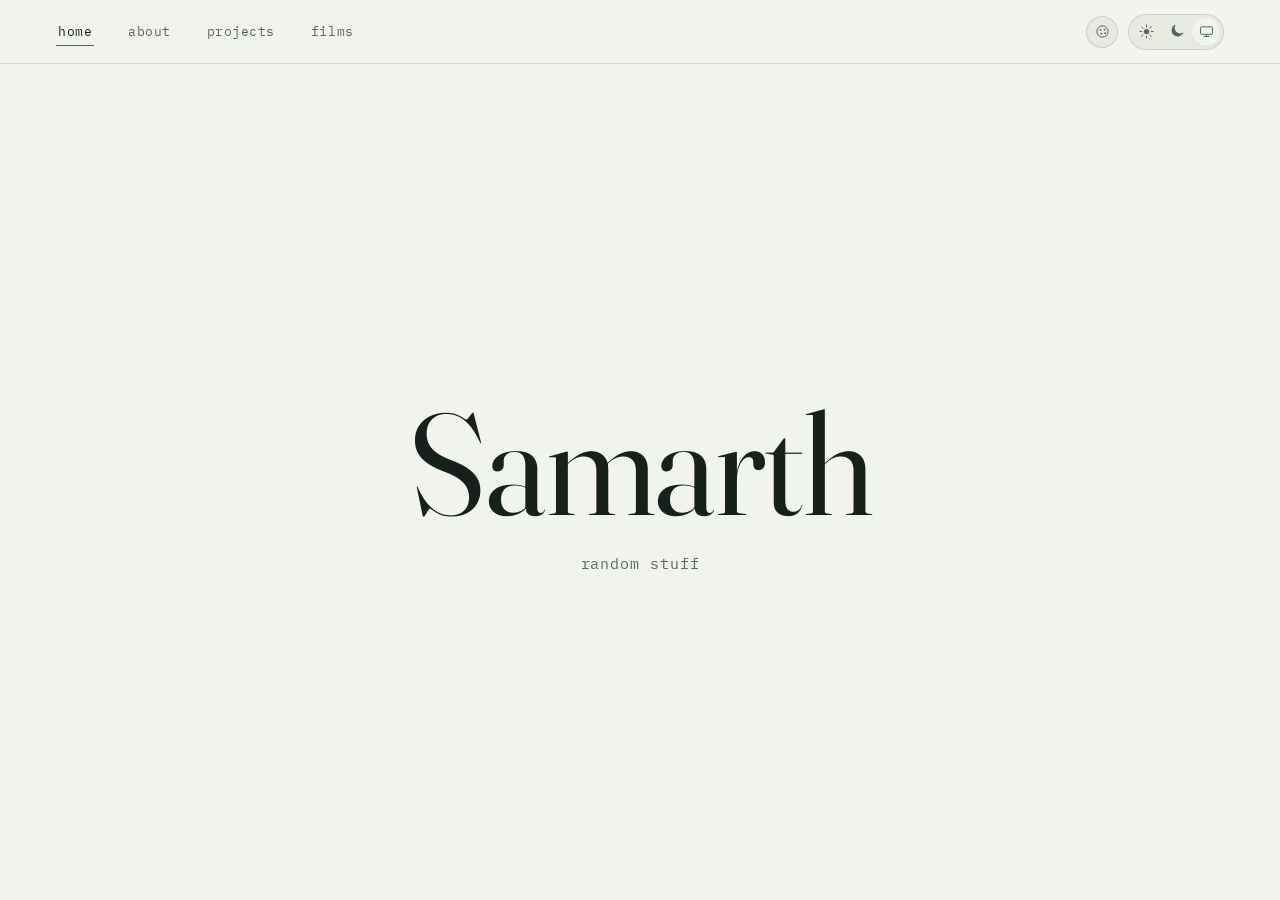
<file: index.html>
<!DOCTYPE html>
<html lang="en">
<head>
<meta charset="UTF-8" />
<meta name="viewport" content="width=device-width, initial-scale=1.0" />
<title>Samarth</title>
<meta name="description" content="Samarth — random stuff." />
<link rel="preconnect" href="https://fonts.googleapis.com">
<link rel="preconnect" href="https://fonts.gstatic.com" crossorigin>
<link href="https://fonts.googleapis.com/css2?family=Fraunces:opsz,wght,SOFT,WONK@9..144,300..700,0..100,0..1&family=IBM+Plex+Mono:wght@400;500&family=IBM+Plex+Sans:wght@400;500&display=swap" rel="stylesheet">
<link rel="stylesheet" href="styles.css" />
<script>
  // Set theme before paint to avoid flash of wrong theme
  (function () {
    var stored = localStorage.getItem('theme');
    var mode = stored || 'system';
    var resolved = mode === 'system'
      ? (window.matchMedia('(prefers-color-scheme: dark)').matches ? 'dark' : 'light')
      : mode;
    document.documentElement.setAttribute('data-theme', resolved);
    document.documentElement.setAttribute('data-theme-pref', mode);
  })();
</script>
<script src="display-settings.js"></script>
</head>
<body>

  <header class="topbar">
    <nav class="nav" aria-label="Primary">
      <a href="#home" class="nav-link" data-route="home">Home</a>
      <a href="#about" class="nav-link" data-route="about">About</a>
      <a href="#projects" class="nav-link" data-route="projects">Projects</a>
      <a href="#films" class="nav-link" data-route="films">Films</a>
    </nav>

    <div class="theme-toggle" role="group" aria-label="Theme">
      <button class="theme-btn" data-mode="light" aria-label="Light mode" title="Light">
        <svg viewBox="0 0 24 24" width="15" height="15" aria-hidden="true"><circle cx="12" cy="12" r="4.2" fill="currentColor"/><g stroke="currentColor" stroke-width="1.6" stroke-linecap="round"><line x1="12" y1="1.5" x2="12" y2="4.5"/><line x1="12" y1="19.5" x2="12" y2="22.5"/><line x1="1.5" y1="12" x2="4.5" y2="12"/><line x1="19.5" y1="12" x2="22.5" y2="12"/><line x1="4.4" y1="4.4" x2="6.5" y2="6.5"/><line x1="17.5" y1="17.5" x2="19.6" y2="19.6"/><line x1="4.4" y1="19.6" x2="6.5" y2="17.5"/><line x1="17.5" y1="6.5" x2="19.6" y2="4.4"/></g></svg>
      </button>
      <button class="theme-btn" data-mode="dark" aria-label="Dark mode" title="Dark">
        <svg viewBox="0 0 24 24" width="15" height="15" aria-hidden="true"><path fill="currentColor" transform="translate(1.1,-1.05)" d="M20.7 14.9A8.6 8.6 0 0 1 9.1 3.3a.7.7 0 0 0-.9-.9 9.9 9.9 0 1 0 13.4 13.4.7.7 0 0 0-.9-.9Z"/></svg>
      </button>
      <button class="theme-btn" data-mode="system" aria-label="System preference" title="System">
        <svg viewBox="0 0 24 24" width="15" height="15" aria-hidden="true"><rect x="2.5" y="4.5" width="19" height="12" rx="1.6" fill="none" stroke="currentColor" stroke-width="1.6"/><line x1="8" y1="20" x2="16" y2="20" stroke="currentColor" stroke-width="1.6" stroke-linecap="round"/><line x1="12" y1="16.5" x2="12" y2="20" stroke="currentColor" stroke-width="1.6"/></svg>
      </button>
      <span class="theme-indicator" aria-hidden="true"></span>
    </div>
  </header>

  <main>
    <section id="view-home" class="view">
      <div class="hero">
        <h1 class="name">Samarth</h1>
        <p class="tagline">random stuff</p>
      </div>
    </section>

    <section id="view-about" class="view">
      <div class="page-content">
        <h2 class="section-title">About</h2>
        <p class="body-text">Random stuff.</p>
      </div>
    </section>

    <section id="view-projects" class="view">
      <div class="page-content">
        <h2 class="section-title">Projects</h2>
        <ul class="project-list">
          <li>
            <a class="project-item" href="projects/pitch-bend-synth.html">
              <span class="project-name">Pitch Bend Synth</span>
              <span class="project-desc">A browser synth you play with your keyboard — move your cursor left and right to bend pitch, like the pitch wheel on a MIDI keyboard.</span>
            </a>
          </li>
          <li>
            <a class="project-item" href="projects/poker-chip-calculator.html">
              <span class="project-name">Poker Chip Calculator</span>
              <span class="project-desc">Split your actual chip supply evenly across players to hit a target big blind stack, with the allocation algorithm shown.</span>
            </a>
          </li>
          <li>
            <a class="project-item" href="projects/face-merge.html">
              <span class="project-name">Face Merge</span>
              <span class="project-desc">Drop in two faces and see them merged into one — landmark detection, triangulation and warping, all in your browser.</span>
            </a>
          </li>
          <li>
            <a class="project-item" href="projects/anime-face.html">
              <span class="project-name">Anime Face</span>
              <span class="project-desc">Redraw a face in a cel-shaded anime style — bigger eyes, flat colors, ink lines and drawn-on eyes, all in your browser.</span>
            </a>
          </li>
        </ul>
      </div>
    </section>

    <section id="view-films" class="view">
      <div class="page-content">
        <h2 class="section-title">Films</h2>
        <div class="films-intro">
          <span class="films-stats" id="filmsStats"></span>
          <input type="text" class="films-search" id="filmsSearch" placeholder="search by title…" />
        </div>
        <div class="films-controls" id="filmsControls"></div>
        <div class="film-list" id="filmList"></div>
        <p class="film-empty" id="filmsEmpty" style="display:none;">no films match that filter</p>
        <p class="films-stats" style="margin-top:18px;">
          logged on <a id="filmsCredit" href="https://letterboxd.com" target="_blank" rel="noopener">Letterboxd</a>
        </p>
      </div>
    </section>
  </main>

  <script src="script.js"></script>
  <script src="films.js"></script>
</body>
</html>
</file>
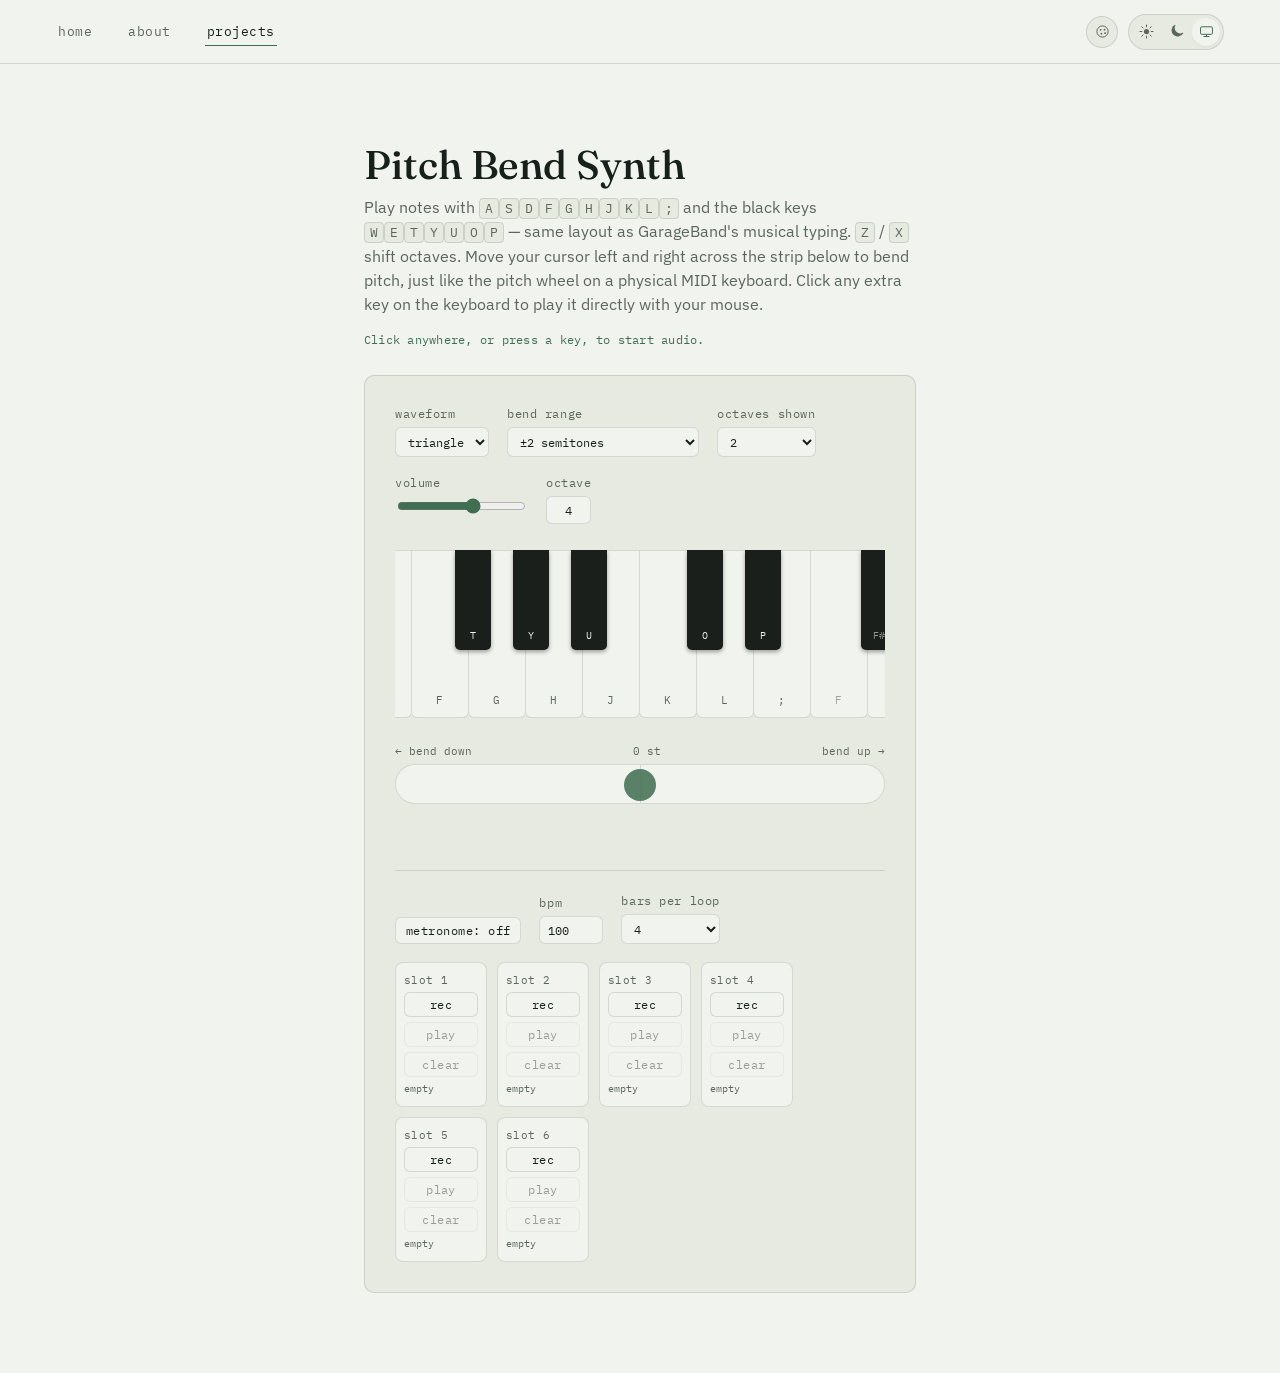
<file: projects/pitch-bend-synth.html>
<!DOCTYPE html>
<html lang="en">
<head>
<meta charset="UTF-8" />
<meta name="viewport" content="width=device-width, initial-scale=1.0" />
<title>Pitch Bend Synth — Samarth</title>
<meta name="description" content="A browser synth played with your keyboard, with cursor-controlled pitch bend." />
<link rel="preconnect" href="https://fonts.googleapis.com">
<link rel="preconnect" href="https://fonts.gstatic.com" crossorigin>
<link href="https://fonts.googleapis.com/css2?family=Fraunces:opsz,wght,SOFT,WONK@9..144,300..700,0..100,0..1&family=IBM+Plex+Mono:wght@400;500&family=IBM+Plex+Sans:wght@400;500&display=swap" rel="stylesheet">
<link rel="stylesheet" href="../styles.css" />
<script>
  // Set theme before paint to avoid flash of wrong theme
  (function () {
    var stored = localStorage.getItem('theme');
    var mode = stored || 'system';
    var resolved = mode === 'system'
      ? (window.matchMedia('(prefers-color-scheme: dark)').matches ? 'dark' : 'light')
      : mode;
    document.documentElement.setAttribute('data-theme', resolved);
    document.documentElement.setAttribute('data-theme-pref', mode);
  })();
</script>
<script src="../display-settings.js"></script>
<style>
  body { min-height: 100vh; }

  .synth-page {
    max-width: 680px;
    margin: 0 auto;
    padding: clamp(32px, 6vh, 72px) clamp(20px, 6vw, 64px) 80px;
  }

  .synth-title {
    font-family: var(--font-display);
    font-weight: 500;
    font-variation-settings: "opsz" 40;
    font-size: clamp(1.9rem, 5vw, 2.5rem);
    margin: 22px 0 6px;
  }

  .synth-sub {
    font-size: 0.98rem;
    line-height: 1.55;
    color: var(--text-muted);
    margin: 0 0 34px;
    max-width: 56ch;
  }

  .synth-sub kbd {
    font-family: var(--font-mono);
    font-size: 0.82em;
    background: var(--bg-elevated);
    border: 1px solid var(--border);
    border-radius: 4px;
    padding: 1px 5px;
  }

  .audio-hint {
    display: none;
    font-family: var(--font-mono);
    font-size: 0.78rem;
    letter-spacing: 0.02em;
    color: var(--accent);
    margin: -20px 0 28px;
  }
  .audio-hint.visible { display: block; }

  /* ---------- Panel ---------- */
  .synth-panel {
    border: 1px solid var(--border);
    border-radius: var(--radius);
    background: var(--bg-elevated);
    padding: clamp(18px, 4vw, 30px);
  }

  .controls-row {
    display: flex;
    flex-wrap: wrap;
    gap: 18px;
    margin-bottom: 26px;
  }

  .control {
    display: flex;
    flex-direction: column;
    gap: 6px;
    font-family: var(--font-mono);
    font-size: 0.72rem;
    letter-spacing: 0.05em;
    text-transform: lowercase;
    color: var(--text-muted);
  }

  .control select,
  .control input[type="range"],
  .control input[type="number"] {
    accent-color: var(--accent);
  }

  .control select,
  .control input[type="number"] {
    font-family: var(--font-mono);
    font-size: 0.78rem;
    color: var(--text);
    background: var(--bg);
    border: 1px solid var(--border);
    border-radius: 6px;
    padding: 5px 8px;
  }

  .octave-display {
    font-family: var(--font-mono);
    font-size: 0.78rem;
    color: var(--text);
    background: var(--bg);
    border: 1px solid var(--border);
    border-radius: 6px;
    padding: 5px 10px;
    min-width: 34px;
    text-align: center;
  }

  /* ---------- Keyboard ---------- */
  .keyboard-wrap {
    display: flex;
    justify-content: center;
    margin: 8px 0 22px;
    overflow-x: auto;
    padding-bottom: 4px;
  }

  .keyboard {
    position: relative;
    display: flex;
    height: 168px;
    flex-shrink: 0;
    user-select: none;
  }

  .white-key {
    position: relative;
    flex: 0 0 auto;
    height: 100%;
    background: var(--bg);
    border: 1px solid var(--border);
    border-radius: 0 0 6px 6px;
    margin-left: -1px;
    display: flex;
    align-items: flex-end;
    justify-content: center;
    padding-bottom: 10px;
    transition: background 0.06s ease;
  }

  .white-key .key-label {
    font-family: var(--font-mono);
    font-size: 0.68rem;
    color: var(--text-muted);
    text-transform: uppercase;
  }

  .white-key.active {
    background: var(--accent-soft);
    border-color: var(--accent);
    z-index: 1;
  }
  .white-key.active .key-label { color: var(--accent); }

  .black-key {
    position: absolute;
    top: 0;
    height: 60%;
    background: #1b1f1b;
    border-radius: 0 0 5px 5px;
    z-index: 2;
    display: flex;
    align-items: flex-end;
    justify-content: center;
    padding-bottom: 8px;
    box-shadow: 0 2px 4px rgba(0,0,0,0.35);
  }

  .black-key .key-label {
    font-family: var(--font-mono);
    font-size: 0.62rem;
    color: #f1f3ee;
    text-transform: uppercase;
  }

  .black-key.active {
    background: var(--accent);
  }

  .key-label-muted {
    opacity: 0.55;
  }

  /* ---------- Pitch strip ---------- */
  .pitch-strip-wrap {
    width: 620px;
    max-width: 100%;
    margin: 0 auto;
  }

  .pitch-strip-label {
    display: flex;
    justify-content: space-between;
    font-family: var(--font-mono);
    font-size: 0.68rem;
    color: var(--text-muted);
    margin-bottom: 6px;
  }

  .pitch-strip {
    position: relative;
    height: 40px;
    border: 1px solid var(--border);
    border-radius: 999px;
    background: var(--bg);
    cursor: crosshair;
    overflow: hidden;
  }

  .pitch-strip::before {
    content: "";
    position: absolute;
    left: 50%;
    top: 0;
    bottom: 0;
    width: 1px;
    background: var(--border);
  }

  .pitch-indicator {
    position: absolute;
    top: 4px;
    left: 50%;
    width: 32px;
    height: 32px;
    margin-left: -16px;
    border-radius: 50%;
    background: var(--accent);
    opacity: 0.85;
    pointer-events: none;
    transition: background 0.15s ease;
    display: flex;
    align-items: center;
    justify-content: center;
    font-family: var(--font-mono);
    font-size: 0.62rem;
    color: var(--bg);
    font-weight: 500;
  }

  .now-playing {
    margin-top: 20px;
    min-height: 20px;
    font-family: var(--font-mono);
    font-size: 0.78rem;
    color: var(--text-muted);
    letter-spacing: 0.03em;
  }

  .now-playing .note-chip {
    display: inline-block;
    color: var(--accent);
    margin-right: 8px;
  }

  /* ---------- Looper ---------- */
  .loop-panel {
    margin-top: 26px;
    padding-top: 22px;
    border-top: 1px solid var(--border);
  }

  .loop-settings-row {
    display: flex;
    align-items: flex-end;
    gap: 18px;
    flex-wrap: wrap;
    margin-bottom: 18px;
  }

  .loop-btn {
    font-family: var(--font-mono);
    font-size: 0.72rem;
    letter-spacing: 0.04em;
    text-transform: lowercase;
    color: var(--text);
    background: var(--bg);
    border: 1px solid var(--border);
    border-radius: 6px;
    padding: 5px 10px;
    cursor: pointer;
    transition: all 0.15s ease;
  }
  .loop-btn:hover:not(:disabled) { border-color: var(--accent); color: var(--accent); }
  .loop-btn:disabled { opacity: 0.4; cursor: default; }
  .loop-btn.active { background: var(--accent); border-color: var(--accent); color: var(--bg); }

  .metro-btn { min-width: 122px; }

  .bpm-input { width: 64px; }

  .slots-row {
    display: flex;
    gap: 10px;
    flex-wrap: wrap;
  }

  .loop-slot {
    display: flex;
    flex-direction: column;
    gap: 5px;
    width: 92px;
    padding: 10px 8px;
    border: 1px solid var(--border);
    border-radius: 8px;
    background: var(--bg);
    transition: border-color 0.15s ease;
  }

  .loop-slot.has-loop { border-color: var(--accent); }

  .slot-num {
    font-family: var(--font-mono);
    font-size: 0.66rem;
    color: var(--text-muted);
    letter-spacing: 0.04em;
  }

  .slot-status {
    font-family: var(--font-mono);
    font-size: 0.62rem;
    color: var(--text-muted);
    min-height: 14px;
    letter-spacing: 0.01em;
  }

  .loop-slot .loop-btn { width: 100%; padding: 4px 6px; text-align: center; }

  @media (max-width: 680px) {
    .pitch-strip-wrap { width: 460px; }
  }
</style>
</head>
<body>

  <header class="topbar">
    <nav class="nav" aria-label="Primary">
      <a href="../index.html#home" class="nav-link">Home</a>
      <a href="../index.html#about" class="nav-link">About</a>
      <a href="../index.html#projects" class="nav-link active">Projects</a>
    </nav>

    <div class="theme-toggle" role="group" aria-label="Theme">
      <button class="theme-btn" data-mode="light" aria-label="Light mode" title="Light">
        <svg viewBox="0 0 24 24" width="15" height="15" aria-hidden="true"><circle cx="12" cy="12" r="4.2" fill="currentColor"/><g stroke="currentColor" stroke-width="1.6" stroke-linecap="round"><line x1="12" y1="1.5" x2="12" y2="4.5"/><line x1="12" y1="19.5" x2="12" y2="22.5"/><line x1="1.5" y1="12" x2="4.5" y2="12"/><line x1="19.5" y1="12" x2="22.5" y2="12"/><line x1="4.4" y1="4.4" x2="6.5" y2="6.5"/><line x1="17.5" y1="17.5" x2="19.6" y2="19.6"/><line x1="4.4" y1="19.6" x2="6.5" y2="17.5"/><line x1="17.5" y1="6.5" x2="19.6" y2="4.4"/></g></svg>
      </button>
      <button class="theme-btn" data-mode="dark" aria-label="Dark mode" title="Dark">
        <svg viewBox="0 0 24 24" width="15" height="15" aria-hidden="true"><path fill="currentColor" transform="translate(1.1,-1.05)" d="M20.7 14.9A8.6 8.6 0 0 1 9.1 3.3a.7.7 0 0 0-.9-.9 9.9 9.9 0 1 0 13.4 13.4.7.7 0 0 0-.9-.9Z"/></svg>
      </button>
      <button class="theme-btn" data-mode="system" aria-label="System preference" title="System">
        <svg viewBox="0 0 24 24" width="15" height="15" aria-hidden="true"><rect x="2.5" y="4.5" width="19" height="12" rx="1.6" fill="none" stroke="currentColor" stroke-width="1.6"/><line x1="8" y1="20" x2="16" y2="20" stroke="currentColor" stroke-width="1.6" stroke-linecap="round"/><line x1="12" y1="16.5" x2="12" y2="20" stroke="currentColor" stroke-width="1.6"/></svg>
      </button>
      <span class="theme-indicator" aria-hidden="true"></span>
    </div>
  </header>

  <div class="synth-page">
    <h1 class="synth-title">Pitch Bend Synth</h1>
    <p class="synth-sub">
      Play notes with <kbd>A</kbd><kbd>S</kbd><kbd>D</kbd><kbd>F</kbd><kbd>G</kbd><kbd>H</kbd><kbd>J</kbd><kbd>K</kbd><kbd>L</kbd><kbd>;</kbd>
      and the black keys <kbd>W</kbd><kbd>E</kbd><kbd>T</kbd><kbd>Y</kbd><kbd>U</kbd><kbd>O</kbd><kbd>P</kbd> — same layout as GarageBand's
      musical typing. <kbd>Z</kbd> / <kbd>X</kbd> shift octaves. Move your cursor left and right across the strip below
      to bend pitch, just like the pitch wheel on a physical MIDI keyboard. Click any extra key on the keyboard to play
      it directly with your mouse.
    </p>
    <p class="audio-hint" id="audioHint">Click anywhere, or press a key, to start audio.</p>

    <div class="synth-panel">
      <div class="controls-row">
        <label class="control">
          waveform
          <select id="waveform">
            <option value="triangle" selected>triangle</option>
            <option value="sine">sine</option>
            <option value="sawtooth">sawtooth</option>
            <option value="square">square</option>
          </select>
        </label>

        <label class="control">
          bend range
          <select id="bendRange">
            <option value="1">±1 semitone</option>
            <option value="2" selected>±2 semitones</option>
            <option value="5">±5 semitones</option>
            <option value="12">±12 semitones (octave)</option>
          </select>
        </label>

        <label class="control">
          octaves shown
          <select id="octaveCount">
            <option value="1">1</option>
            <option value="2" selected>2</option>
            <option value="3">3</option>
            <option value="4">4</option>
          </select>
        </label>

        <label class="control">
          volume
          <input type="range" id="volume" min="0" max="1" step="0.01" value="0.6" />
        </label>

        <div class="control">
          octave
          <span class="octave-display" id="octaveDisplay">4</span>
        </div>
      </div>

      <div class="keyboard-wrap">
        <div class="keyboard" id="keyboard"></div>
      </div>

      <div class="pitch-strip-wrap">
        <div class="pitch-strip-label">
          <span>&larr; bend down</span>
          <span id="bendReadout">0 st</span>
          <span>bend up &rarr;</span>
        </div>
        <div class="pitch-strip" id="pitchStrip">
          <div class="pitch-indicator" id="pitchIndicator"></div>
        </div>
      </div>

      <div class="now-playing" id="nowPlaying"></div>

      <div class="loop-panel">
        <div class="loop-settings-row">
          <button type="button" class="loop-btn metro-btn" id="metroBtn">metronome: off</button>
          <label class="control">
            bpm
            <input type="number" id="bpmInput" class="bpm-input" min="40" max="240" step="1" value="100" />
          </label>
          <label class="control">
            bars per loop
            <select id="recordBars">
              <option value="1">1</option>
              <option value="2">2</option>
              <option value="4" selected>4</option>
              <option value="8">8</option>
              <option value="16">16</option>
              <option value="32">32</option>
            </select>
          </label>
        </div>
        <div class="slots-row" id="slotsRow"></div>
      </div>
    </div>
  </div>

  <script>
  (function () {
    'use strict';

    // ---------- Note map (GarageBand-style "musical typing" layout) ----------
    // offset is semitones above C of the current octave; row2 keys are +12 (next octave up)
    var KEY_NOTES = {
      'a': { offset: 0,  black: false }, // C
      'w': { offset: 1,  black: true  }, // C#
      's': { offset: 2,  black: false }, // D
      'e': { offset: 3,  black: true  }, // D#
      'd': { offset: 4,  black: false }, // E
      'f': { offset: 5,  black: false }, // F
      't': { offset: 6,  black: true  }, // F#
      'g': { offset: 7,  black: false }, // G
      'y': { offset: 8,  black: true  }, // G#
      'h': { offset: 9,  black: false }, // A
      'u': { offset: 10, black: true  }, // A#
      'j': { offset: 11, black: false }, // B
      'k': { offset: 12, black: false }, // C (oct+1)
      'o': { offset: 13, black: true  }, // C# (oct+1)
      'l': { offset: 14, black: false }, // D (oct+1)
      'p': { offset: 15, black: true  }, // D# (oct+1)
      ';': { offset: 16, black: false }  // E (oct+1)
    };

    var offsetToKeyChar = {};
    Object.keys(KEY_NOTES).forEach(function (k) { offsetToKeyChar[KEY_NOTES[k].offset] = k; });

    var WHITE_OFFSETS = [0, 2, 4, 5, 7, 9, 11];
    var WHITE_NAMES = ['C', 'D', 'E', 'F', 'G', 'A', 'B'];
    var BLACK_OFFSETS = [1, 3, 6, 8, 10];
    var BLACK_NAMES = ['C#', 'D#', 'F#', 'G#', 'A#'];
    var BLACK_AFTER_LOCAL_WHITE = [0, 1, 3, 4, 5];

    var NOTE_NAMES = ['C', 'C#', 'D', 'D#', 'E', 'F', 'F#', 'G', 'G#', 'A', 'A#', 'B'];

    // ---------- State ----------
    var octave = 4;
    var octaveCount = 2;
    var bendRangeSemitones = 2;
    var waveform = 'triangle';
    var masterVolume = 0.6;
    var lastNormalizedX = 0; // -1..1
    var currentBend = 0;     // semitones
    var releaseAnim = null;

    var audioCtx = null;
    var masterGain = null;
    var activeVoices = {}; // id -> { osc, gain, midi }

    function ensureAudio() {
      if (audioCtx) return;
      audioCtx = new (window.AudioContext || window.webkitAudioContext)();
      masterGain = audioCtx.createGain();
      masterGain.gain.value = masterVolume;
      masterGain.connect(audioCtx.destination);
      document.getElementById('audioHint').classList.remove('visible');
    }

    function midiFromKey(key) {
      var def = KEY_NOTES[key];
      if (!def) return null;
      var base = 12 * (octave + 1); // MIDI number of C in current octave
      return base + def.offset;
    }

    function freqFromMidi(midi) {
      return 440 * Math.pow(2, (midi - 69) / 12);
    }

    function noteName(midi) {
      var name = NOTE_NAMES[((midi % 12) + 12) % 12];
      var oct = Math.floor(midi / 12) - 1;
      return name + oct;
    }

    function idToOffset(id) {
      if (id.indexOf('pt:') === 0) return parseInt(id.slice(3), 10);
      return KEY_NOTES[id] ? KEY_NOTES[id].offset : null;
    }

    // ---------- Live voice handling ----------
    function startVoice(id, midi) {
      if (activeVoices[id]) return; // already sounding (auto-repeat)
      ensureAudio();
      if (audioCtx.state === 'suspended') audioCtx.resume();

      var osc = audioCtx.createOscillator();
      osc.type = waveform;
      osc.frequency.value = freqFromMidi(midi);
      osc.detune.value = currentBend * 100;

      var gain = audioCtx.createGain();
      var now = audioCtx.currentTime;
      gain.gain.setValueAtTime(0.0001, now);
      gain.gain.exponentialRampToValueAtTime(0.28, now + 0.012);

      osc.connect(gain);
      gain.connect(masterGain);
      osc.start(now);

      activeVoices[id] = { osc: osc, gain: gain, midi: midi };
      refreshKeyVisuals();
      updateNowPlaying();

      slots.forEach(function (slot) {
        if (slot.recording) {
          slot.notes.push({ id: id, midi: midi, onT: now - slot.recordStartTime, offT: null });
        }
      });
    }

    function stopVoice(id) {
      var voice = activeVoices[id];
      if (!voice) return;
      var now = audioCtx.currentTime;
      voice.gain.gain.cancelScheduledValues(now);
      voice.gain.gain.setValueAtTime(voice.gain.gain.value, now);
      voice.gain.gain.exponentialRampToValueAtTime(0.0001, now + 0.14);
      voice.osc.stop(now + 0.16);
      delete activeVoices[id];
      refreshKeyVisuals();
      updateNowPlaying();

      slots.forEach(function (slot) {
        if (slot.recording) {
          for (var k = slot.notes.length - 1; k >= 0; k--) {
            if (slot.notes[k].id === id && slot.notes[k].offT === null) {
              slot.notes[k].offT = now - slot.recordStartTime;
              break;
            }
          }
        }
      });
    }

    function startNote(key) {
      var midi = midiFromKey(key);
      if (midi === null) return;
      startVoice(key, midi);
    }
    function stopNote(key) { stopVoice(key); }

    function applyBendToActiveVoices(bendSemitones) {
      if (!audioCtx) return;
      var now = audioCtx.currentTime;
      Object.keys(activeVoices).forEach(function (key) {
        activeVoices[key].osc.detune.setTargetAtTime(bendSemitones * 100, now, 0.01);
      });
    }

    function updateNowPlaying() {
      var el = document.getElementById('nowPlaying');
      var keys = Object.keys(activeVoices);
      if (!keys.length) { el.textContent = ''; return; }
      el.innerHTML = keys.map(function (k) {
        return '<span class="note-chip">' + noteName(activeVoices[k].midi) + '</span>';
      }).join('');
    }

    // ---------- Keyboard UI (expands with octaveCount) ----------
    var keyboardEl = document.getElementById('keyboard');
    var keyElsByOffset = {};
    var loopVisualCounts = {}; // offset -> count of loop-scheduled notes currently sounding

    function applyKeyVisual(offset) {
      var el = keyElsByOffset[offset];
      if (!el) return;
      var liveActive = false;
      Object.keys(activeVoices).forEach(function (id) {
        if (idToOffset(id) === offset) liveActive = true;
      });
      el.classList.toggle('active', liveActive || (loopVisualCounts[offset] > 0));
    }

    function refreshKeyVisuals() {
      Object.keys(keyElsByOffset).forEach(function (offsetStr) {
        applyKeyVisual(parseInt(offsetStr, 10));
      });
    }

    function bumpLoopVisual(offset, delta) {
      loopVisualCounts[offset] = (loopVisualCounts[offset] || 0) + delta;
      if (loopVisualCounts[offset] < 0) loopVisualCounts[offset] = 0;
      applyKeyVisual(offset);
    }

    function bindKeyPointerEvents(el, offset, qKey) {
      function press() {
        if (qKey) startNote(qKey);
        else startVoice('pt:' + offset, 12 * (octave + 1) + offset);
      }
      function release() {
        if (qKey) stopNote(qKey);
        else stopVoice('pt:' + offset);
      }
      el.addEventListener('mousedown', press);
      el.addEventListener('mouseup', release);
      el.addEventListener('mouseleave', function () {
        var id = qKey || ('pt:' + offset);
        if (activeVoices[id]) release();
      });
      el.addEventListener('touchstart', function (e) { e.preventDefault(); press(); }, { passive: false });
      el.addEventListener('touchend', function (e) { e.preventDefault(); release(); });
    }

    function buildKeyboard() {
      keyboardEl.innerHTML = '';
      keyElsByOffset = {};
      var whiteEntries = [];
      var blackEntries = [];

      for (var i = 0; i < octaveCount; i++) {
        for (var j = 0; j < WHITE_OFFSETS.length; j++) {
          var offset = i * 12 + WHITE_OFFSETS[j];
          var qKey = offsetToKeyChar[offset];
          var el = document.createElement('div');
          el.className = 'white-key';
          var label = document.createElement('span');
          label.className = 'key-label' + (qKey ? '' : ' key-label-muted');
          label.textContent = qKey || WHITE_NAMES[j];
          el.appendChild(label);
          keyboardEl.appendChild(el);
          keyElsByOffset[offset] = el;
          whiteEntries.push({ el: el, offset: offset, qKey: qKey });
        }
      }

      for (var oi = 0; oi < octaveCount; oi++) {
        for (var bj = 0; bj < BLACK_OFFSETS.length; bj++) {
          var bOffset = oi * 12 + BLACK_OFFSETS[bj];
          var afterWhiteIndexAbs = oi * 7 + BLACK_AFTER_LOCAL_WHITE[bj];
          var bqKey = offsetToKeyChar[bOffset];
          var bEl = document.createElement('div');
          bEl.className = 'black-key';
          var bLabel = document.createElement('span');
          bLabel.className = 'key-label' + (bqKey ? '' : ' key-label-muted');
          bLabel.textContent = bqKey || BLACK_NAMES[bj];
          bEl.appendChild(bLabel);
          keyboardEl.appendChild(bEl);
          keyElsByOffset[bOffset] = bEl;
          blackEntries.push({ el: bEl, offset: bOffset, afterWhiteIndexAbs: afterWhiteIndexAbs, qKey: bqKey });
        }
      }

      var isNarrow = window.matchMedia('(max-width: 680px)').matches;
      var whiteWidth = isNarrow ? 42 : 58;
      var blackWidth = Math.round(whiteWidth * (38 / 62));

      whiteEntries.forEach(function (entry) { entry.el.style.width = whiteWidth + 'px'; });
      keyboardEl.style.width = (whiteEntries.length * (whiteWidth - 1) + 1) + 'px';

      blackEntries.forEach(function (entry) {
        entry.el.style.width = blackWidth + 'px';
        entry.el.style.left = ((entry.afterWhiteIndexAbs + 1) * whiteWidth - blackWidth / 2) + 'px';
      });

      whiteEntries.concat(blackEntries).forEach(function (entry) {
        bindKeyPointerEvents(entry.el, entry.offset, entry.qKey);
      });

      refreshKeyVisuals();
    }

    // ---------- Computer keyboard input ----------
    var pressedKeys = {};

    function isFormField(el) {
      var tag = el.tagName;
      return tag === 'SELECT' || tag === 'INPUT' || tag === 'TEXTAREA';
    }

    window.addEventListener('keydown', function (e) {
      if (isFormField(e.target)) return;
      var key = e.key.toLowerCase();

      if (key === 'z') { setOctave(octave - 1); return; }
      if (key === 'x') { setOctave(octave + 1); return; }

      if (KEY_NOTES[key] && !pressedKeys[key]) {
        pressedKeys[key] = true;
        e.preventDefault();
        startNote(key);
      }
    });

    window.addEventListener('keyup', function (e) {
      var key = e.key.toLowerCase();
      if (pressedKeys[key]) {
        pressedKeys[key] = false;
        stopNote(key);
      }
    });

    function setOctave(next) {
      octave = Math.max(1, Math.min(7, next));
      document.getElementById('octaveDisplay').textContent = octave;
    }

    // ---------- Pitch strip (cursor-controlled bend) ----------
    var strip = document.getElementById('pitchStrip');
    var indicator = document.getElementById('pitchIndicator');
    var readout = document.getElementById('bendReadout');

    function setBend(semitones, normalizedX) {
      currentBend = semitones;
      lastNormalizedX = normalizedX;
      var pct = (normalizedX + 1) / 2; // 0..1
      indicator.style.left = (pct * 100) + '%';
      readout.textContent = (semitones > 0 ? '+' : '') + semitones.toFixed(2) + ' st';
      applyBendToActiveVoices(semitones);
    }

    strip.addEventListener('mousemove', function (e) {
      if (releaseAnim) { cancelAnimationFrame(releaseAnim); releaseAnim = null; }
      var rect = strip.getBoundingClientRect();
      var x = Math.max(0, Math.min(rect.width, e.clientX - rect.left));
      var normalized = (x / rect.width) * 2 - 1; // -1..1
      setBend(normalized * bendRangeSemitones, normalized);
    });

    strip.addEventListener('mouseleave', function () {
      animateBendToCenter();
    });

    function animateBendToCenter() {
      var startBend = currentBend;
      var startX = lastNormalizedX;
      var startTime = performance.now();
      var duration = 180;

      function step(now) {
        var t = Math.min(1, (now - startTime) / duration);
        var ease = 1 - Math.pow(1 - t, 2);
        var bend = startBend * (1 - ease);
        var nx = startX * (1 - ease);
        setBend(bend, nx);
        if (t < 1) {
          releaseAnim = requestAnimationFrame(step);
        } else {
          releaseAnim = null;
        }
      }
      releaseAnim = requestAnimationFrame(step);
    }

    // ---------- Controls ----------
    document.getElementById('waveform').addEventListener('change', function (e) {
      waveform = e.target.value;
      Object.keys(activeVoices).forEach(function (k) { activeVoices[k].osc.type = waveform; });
    });

    document.getElementById('bendRange').addEventListener('change', function (e) {
      bendRangeSemitones = parseFloat(e.target.value);
      setBend(lastNormalizedX * bendRangeSemitones, lastNormalizedX);
    });

    document.getElementById('octaveCount').addEventListener('change', function (e) {
      octaveCount = parseInt(e.target.value, 10);
      buildKeyboard();
    });

    document.getElementById('volume').addEventListener('input', function (e) {
      masterVolume = parseFloat(e.target.value);
      if (masterGain) masterGain.gain.value = masterVolume;
    });

    // Show a hint until audio has actually started
    document.getElementById('audioHint').classList.add('visible');
    window.addEventListener('mousedown', ensureAudio, { once: true });
    window.addEventListener('keydown', ensureAudio, { once: true });

    // ---------- Looper: transport, metronome, 6 recording slots ----------
    var transport = { bpm: 100, beatsPerBar: 4, startTime: null };
    var metronomeOn = false;
    var nextMetroBeatTime = 0;
    var metroBeatCount = 0;
    var recordBars = 4;
    var schedulerTimer = null;

    var SLOT_COUNT = 6;
    var slots = [];
    var slotEls = [];
    for (var si = 0; si < SLOT_COUNT; si++) {
      slots.push({
        armed: false,
        recording: false,
        playing: false,
        notes: [],
        bars: 0,
        durationSec: 0,
        recordStartTime: 0,
        recordEndTime: 0,
        nextCycleTime: 0,
        scheduledOscs: [],
        pendingVisual: []
      });
    }

    function beatSec() { return 60 / transport.bpm; }
    function barSec() { return beatSec() * transport.beatsPerBar; }

    function ensureTransport() {
      ensureAudio();
      if (transport.startTime === null) transport.startTime = audioCtx.currentTime;
    }

    function nextBarBoundary(fromTime) {
      ensureTransport();
      var barLen = barSec();
      var elapsed = fromTime - transport.startTime;
      var n = Math.ceil(elapsed / barLen - 1e-9);
      return transport.startTime + n * barLen;
    }

    function schedulerActive() {
      return metronomeOn || slots.some(function (s) { return s.armed || s.recording || s.playing; });
    }

    function ensureScheduler() {
      if (schedulerTimer) return;
      schedulerTimer = setInterval(schedulerTick, 25);
    }

    function maybeStopScheduler() {
      if (!schedulerActive() && schedulerTimer) {
        clearInterval(schedulerTimer);
        schedulerTimer = null;
      }
    }

    function playClick(time, accent) {
      var osc = audioCtx.createOscillator();
      var gain = audioCtx.createGain();
      osc.type = 'square';
      osc.frequency.value = accent ? 1500 : 1000;
      gain.gain.setValueAtTime(accent ? 0.22 : 0.14, time);
      gain.gain.exponentialRampToValueAtTime(0.0001, time + 0.05);
      osc.connect(gain);
      gain.connect(masterGain);
      osc.start(time);
      osc.stop(time + 0.06);
    }

    function scheduleLoopNoteAudio(midi, onTime, offTime) {
      var osc = audioCtx.createOscillator();
      osc.type = waveform;
      osc.frequency.value = freqFromMidi(midi);
      osc.detune.value = currentBend * 100;
      var gain = audioCtx.createGain();
      var safeOff = Math.max(offTime, onTime + 0.03);
      gain.gain.setValueAtTime(0.0001, onTime);
      gain.gain.exponentialRampToValueAtTime(0.28, onTime + 0.012);
      gain.gain.setValueAtTime(0.28, Math.max(onTime + 0.012, safeOff - 0.001));
      gain.gain.exponentialRampToValueAtTime(0.0001, safeOff + 0.14);
      osc.connect(gain);
      gain.connect(masterGain);
      osc.start(onTime);
      osc.stop(safeOff + 0.16);
      return osc;
    }

    function scheduleSlotCycle(slot, cycleStart) {
      var nowSchedule = audioCtx.currentTime;
      slot.notes.forEach(function (note) {
        var onTime = cycleStart + note.onT;
        var offTime = cycleStart + note.offT;
        slot.scheduledOscs.push(scheduleLoopNoteAudio(note.midi, onTime, offTime));

        var offset = idToOffset(note.id);
        if (offset !== null) {
          var onDelay = Math.max(0, (onTime - nowSchedule) * 1000);
          var offDelay = Math.max(0, (offTime - nowSchedule) * 1000);
          slot.pendingVisual.push(setTimeout(function () { bumpLoopVisual(offset, 1); }, onDelay));
          slot.pendingVisual.push(setTimeout(function () { bumpLoopVisual(offset, -1); }, offDelay));
        }
      });
    }

    function updateSlotUI(i) {
      var slot = slots[i];
      var refs = slotEls[i];
      var hasLoop = slot.notes.length > 0;

      refs.card.classList.toggle('has-loop', hasLoop);

      refs.rec.textContent = (slot.armed || slot.recording) ? 'cancel' : 'rec';
      refs.rec.classList.toggle('active', slot.armed || slot.recording);

      refs.play.disabled = !hasLoop || slot.recording || slot.armed;
      refs.play.textContent = slot.playing ? 'stop' : 'play';
      refs.play.classList.toggle('active', slot.playing);

      refs.clear.disabled = !hasLoop || slot.recording || slot.armed;

      if (slot.armed) refs.status.textContent = 'armed…';
      else if (slot.recording) refs.status.textContent = 'rec ' + slot.bars + ' bars…';
      else if (slot.playing) refs.status.textContent = 'playing ' + slot.bars + ' bars';
      else if (hasLoop) refs.status.textContent = slot.bars + ' bars';
      else refs.status.textContent = 'empty';
    }

    function startRecording(i) {
      var slot = slots[i];
      ensureTransport();
      ensureScheduler();
      slot.bars = recordBars;
      slot.durationSec = barSec() * recordBars;
      slot.recordStartTime = nextBarBoundary(audioCtx.currentTime);
      slot.recordEndTime = slot.recordStartTime + slot.durationSec;
      slot.notes = [];
      slot.armed = true;
      slot.recording = false;
      updateSlotUI(i);
    }

    function cancelRecording(i) {
      var slot = slots[i];
      slot.armed = false;
      slot.recording = false;
      slot.notes = [];
      updateSlotUI(i);
      maybeStopScheduler();
    }

    function finishRecording(i) {
      var slot = slots[i];
      slot.recording = false;
      slot.notes.forEach(function (n) { if (n.offT === null) n.offT = slot.durationSec; });
      updateSlotUI(i);
      startPlayingSlot(i, slot.recordEndTime);
    }

    function startPlayingSlot(i, atTime) {
      var slot = slots[i];
      if (!slot.notes.length) return;
      ensureScheduler();
      slot.playing = true;
      slot.nextCycleTime = atTime != null ? atTime : nextBarBoundary(audioCtx.currentTime);
      updateSlotUI(i);
    }

    function stopPlayingSlot(i) {
      var slot = slots[i];
      slot.playing = false;
      slot.scheduledOscs.forEach(function (o) { try { o.stop(audioCtx.currentTime); } catch (e) {} });
      slot.scheduledOscs = [];
      slot.pendingVisual.forEach(function (id) { clearTimeout(id); });
      slot.pendingVisual = [];
      updateSlotUI(i);
      maybeStopScheduler();
    }

    function onSlotRecordClick(i) {
      var slot = slots[i];
      if (slot.armed || slot.recording) { cancelRecording(i); return; }
      if (slot.playing) stopPlayingSlot(i);
      startRecording(i);
    }

    function onSlotPlayClick(i) {
      var slot = slots[i];
      if (slot.recording || slot.armed) return;
      if (slot.playing) stopPlayingSlot(i);
      else startPlayingSlot(i, nextBarBoundary(audioCtx.currentTime));
    }

    function onSlotClearClick(i) {
      var slot = slots[i];
      if (slot.recording || slot.armed) return;
      stopPlayingSlot(i);
      slot.notes = [];
      slot.bars = 0;
      slot.durationSec = 0;
      updateSlotUI(i);
    }

    function buildLoopSlots() {
      var row = document.getElementById('slotsRow');
      for (var i = 0; i < SLOT_COUNT; i++) {
        var card = document.createElement('div');
        card.className = 'loop-slot';

        var num = document.createElement('div');
        num.className = 'slot-num';
        num.textContent = 'slot ' + (i + 1);

        var recBtn = document.createElement('button');
        recBtn.type = 'button';
        recBtn.className = 'loop-btn';
        recBtn.textContent = 'rec';

        var playBtn = document.createElement('button');
        playBtn.type = 'button';
        playBtn.className = 'loop-btn';
        playBtn.textContent = 'play';
        playBtn.disabled = true;

        var clearBtn = document.createElement('button');
        clearBtn.type = 'button';
        clearBtn.className = 'loop-btn';
        clearBtn.textContent = 'clear';
        clearBtn.disabled = true;

        var status = document.createElement('div');
        status.className = 'slot-status';
        status.textContent = 'empty';

        card.appendChild(num);
        card.appendChild(recBtn);
        card.appendChild(playBtn);
        card.appendChild(clearBtn);
        card.appendChild(status);
        row.appendChild(card);

        slotEls.push({ card: card, rec: recBtn, play: playBtn, clear: clearBtn, status: status });

        (function (idx) {
          recBtn.addEventListener('click', function () { onSlotRecordClick(idx); });
          playBtn.addEventListener('click', function () { onSlotPlayClick(idx); });
          clearBtn.addEventListener('click', function () { onSlotClearClick(idx); });
        })(i);
      }
    }

    function schedulerTick() {
      if (!audioCtx) return;
      var now = audioCtx.currentTime;
      var horizon = now + 0.1;

      if (metronomeOn) {
        while (nextMetroBeatTime < horizon) {
          playClick(nextMetroBeatTime, metroBeatCount % transport.beatsPerBar === 0);
          nextMetroBeatTime += beatSec();
          metroBeatCount++;
        }
      }

      slots.forEach(function (slot, i) {
        if (slot.armed && now >= slot.recordStartTime) {
          slot.armed = false;
          slot.recording = true;
          updateSlotUI(i);
        }
        if (slot.recording && now >= slot.recordEndTime) {
          finishRecording(i);
        }
      });

      slots.forEach(function (slot) {
        if (!slot.playing) return;
        while (slot.nextCycleTime < horizon) {
          scheduleSlotCycle(slot, slot.nextCycleTime);
          slot.nextCycleTime += slot.durationSec;
        }
      });
    }

    var metroBtn = document.getElementById('metroBtn');
    metroBtn.addEventListener('click', function () {
      metronomeOn = !metronomeOn;
      if (metronomeOn) {
        ensureTransport();
        ensureScheduler();
        nextMetroBeatTime = nextBarBoundary(audioCtx.currentTime);
        metroBeatCount = 0;
      } else {
        maybeStopScheduler();
      }
      metroBtn.textContent = metronomeOn ? 'metronome: on' : 'metronome: off';
      metroBtn.classList.toggle('active', metronomeOn);
    });

    document.getElementById('bpmInput').addEventListener('change', function (e) {
      var v = parseInt(e.target.value, 10);
      if (isNaN(v)) v = transport.bpm;
      transport.bpm = Math.max(40, Math.min(240, v));
      e.target.value = transport.bpm;
    });

    document.getElementById('recordBars').addEventListener('change', function (e) {
      recordBars = parseInt(e.target.value, 10);
    });

    buildLoopSlots();
    buildKeyboard();
  })();
  </script>

  <script>
  (function () {
    var root = document.documentElement;
    var mql = window.matchMedia('(prefers-color-scheme: dark)');
    var themeButtons = Array.prototype.slice.call(document.querySelectorAll('.theme-btn'));
    var indicator = document.querySelector('.theme-indicator');

    function resolvedFromMode(mode) {
      return mode === 'system' ? (mql.matches ? 'dark' : 'light') : mode;
    }

    function moveIndicator(btn) {
      if (!indicator) return;
      indicator.style.transform = 'translateX(' + btn.offsetLeft + 'px)';
    }

    function applyMode(mode, persist) {
      root.setAttribute('data-theme-pref', mode);
      root.setAttribute('data-theme', resolvedFromMode(mode));
      if (persist) localStorage.setItem('theme', mode);
      themeButtons.forEach(function (btn) {
        var active = btn.getAttribute('data-mode') === mode;
        btn.setAttribute('aria-pressed', active ? 'true' : 'false');
        if (active) moveIndicator(btn);
      });
    }

    themeButtons.forEach(function (btn) {
      btn.addEventListener('click', function () {
        applyMode(btn.getAttribute('data-mode'), true);
      });
    });

    mql.addEventListener('change', function () {
      if (root.getAttribute('data-theme-pref') === 'system') applyMode('system', false);
    });

    window.addEventListener('resize', function () {
      var current = themeButtons.filter(function (b) { return b.getAttribute('aria-pressed') === 'true'; })[0];
      if (current) moveIndicator(current);
    });

    var initialMode = root.getAttribute('data-theme-pref') || 'system';
    window.requestAnimationFrame(function () { applyMode(initialMode, false); });
  })();
  </script>
</body>
</html>
</file>
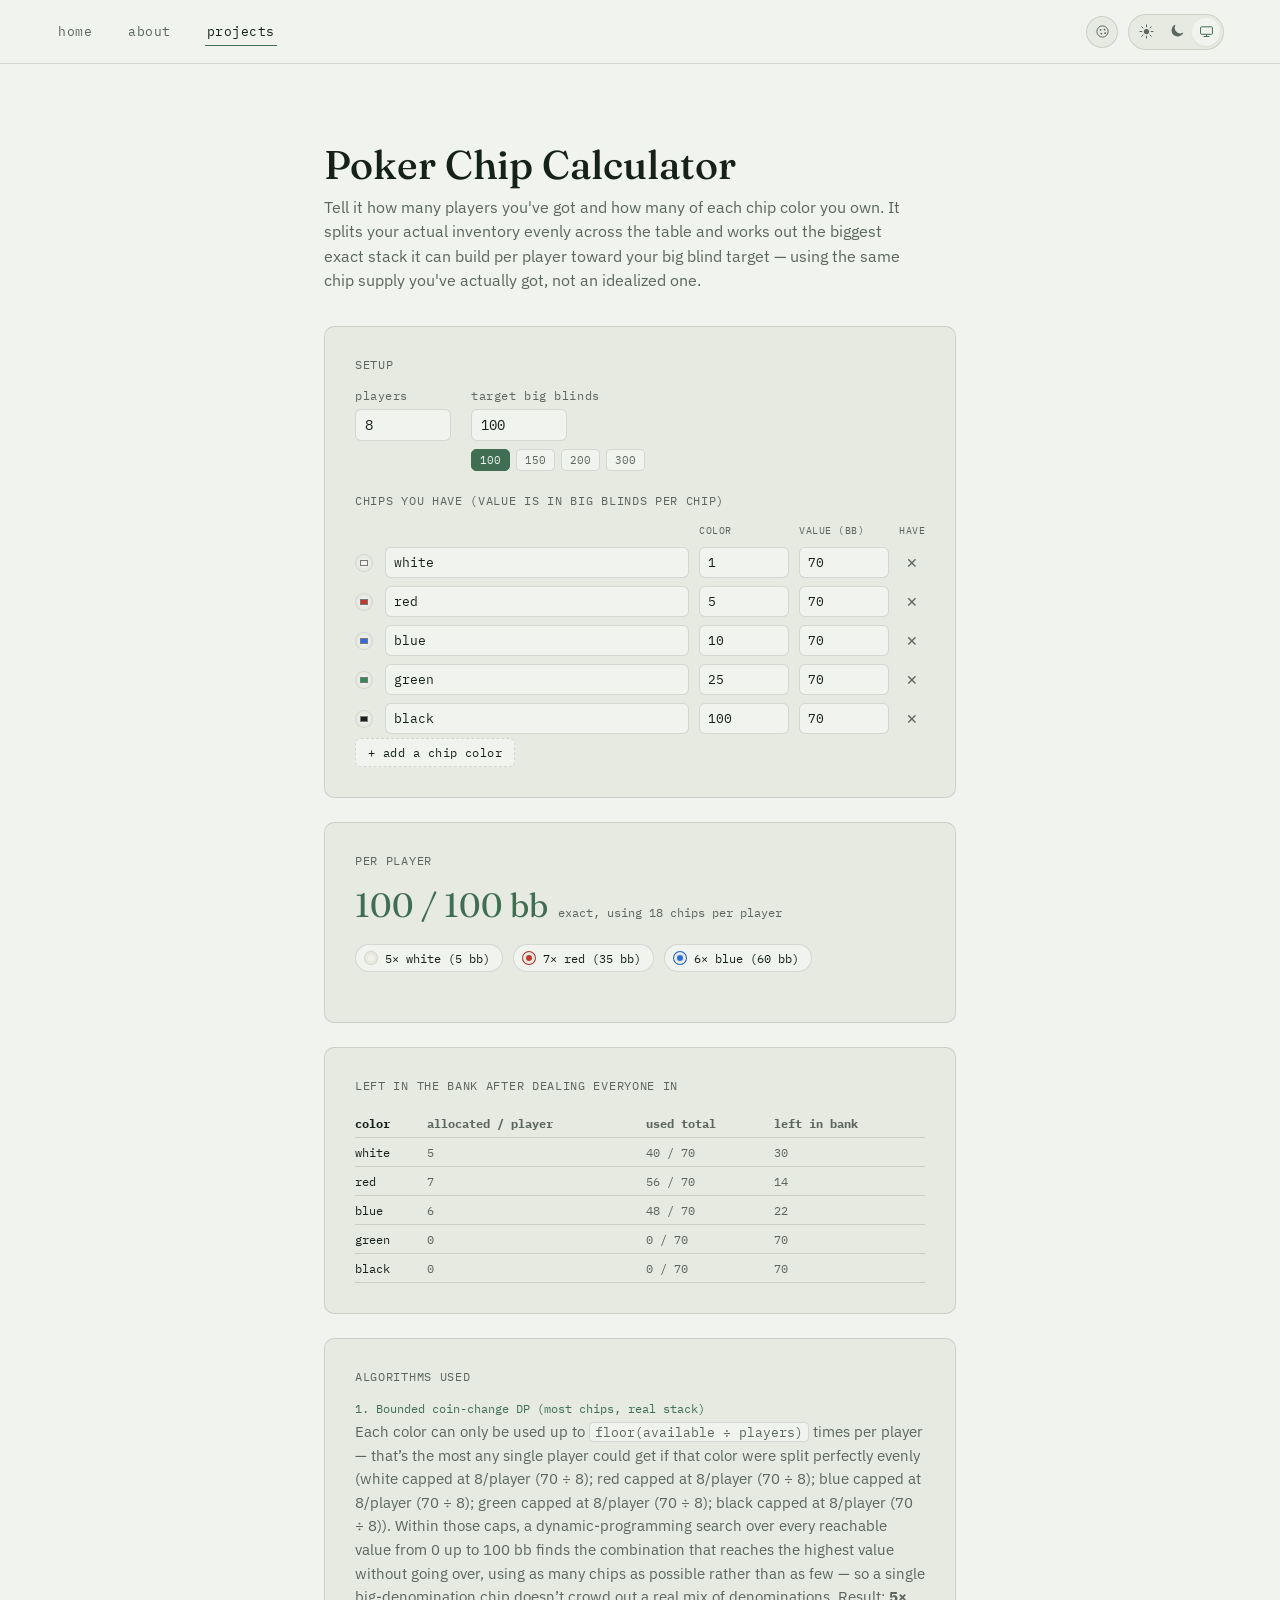
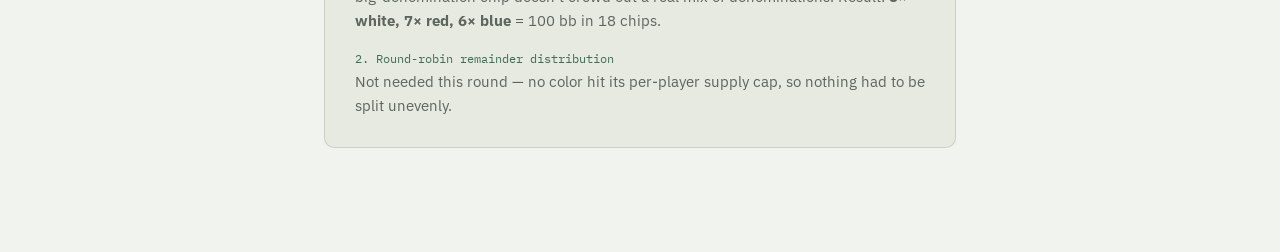
<file: projects/poker-chip-calculator.html>
<!DOCTYPE html>
<html lang="en">
<head>
<meta charset="UTF-8" />
<meta name="viewport" content="width=device-width, initial-scale=1.0" />
<title>Poker Chip Calculator — Samarth</title>
<meta name="description" content="Split a fixed poker chip supply evenly across players to hit a target big blind stack, with the allocation algorithm shown." />
<link rel="preconnect" href="https://fonts.googleapis.com">
<link rel="preconnect" href="https://fonts.gstatic.com" crossorigin>
<link href="https://fonts.googleapis.com/css2?family=Fraunces:opsz,wght,SOFT,WONK@9..144,300..700,0..100,0..1&family=IBM+Plex+Mono:wght@400;500&family=IBM+Plex+Sans:wght@400;500&display=swap" rel="stylesheet">
<link rel="stylesheet" href="../styles.css" />
<script>
  (function () {
    var stored = localStorage.getItem('theme');
    var mode = stored || 'system';
    var resolved = mode === 'system'
      ? (window.matchMedia('(prefers-color-scheme: dark)').matches ? 'dark' : 'light')
      : mode;
    document.documentElement.setAttribute('data-theme', resolved);
    document.documentElement.setAttribute('data-theme-pref', mode);
  })();
</script>
<script src="../display-settings.js"></script>
<style>
  body { min-height: 100vh; }

  .chip-page {
    max-width: 760px;
    margin: 0 auto;
    padding: clamp(32px, 6vh, 72px) clamp(20px, 6vw, 64px) 80px;
  }

  .chip-title {
    font-family: var(--font-display);
    font-weight: 500;
    font-variation-settings: "opsz" 40;
    font-size: clamp(1.9rem, 5vw, 2.5rem);
    margin: 22px 0 6px;
  }

  .chip-sub {
    font-size: 0.98rem;
    line-height: 1.55;
    color: var(--text-muted);
    margin: 0 0 34px;
    max-width: 60ch;
  }

  .chip-panel {
    border: 1px solid var(--border);
    border-radius: var(--radius);
    background: var(--bg-elevated);
    padding: clamp(18px, 4vw, 30px);
    margin-bottom: 24px;
  }

  .panel-title {
    font-family: var(--font-mono);
    font-size: 0.72rem;
    letter-spacing: 0.06em;
    text-transform: uppercase;
    color: var(--text-muted);
    margin: 0 0 16px;
  }

  .setup-row {
    display: flex;
    flex-wrap: wrap;
    gap: 20px;
    margin-bottom: 22px;
  }

  .control {
    display: flex;
    flex-direction: column;
    gap: 6px;
    font-family: var(--font-mono);
    font-size: 0.72rem;
    letter-spacing: 0.05em;
    text-transform: lowercase;
    color: var(--text-muted);
  }

  .control input {
    font-family: var(--font-mono);
    font-size: 0.85rem;
    color: var(--text);
    background: var(--bg);
    border: 1px solid var(--border);
    border-radius: 6px;
    padding: 6px 9px;
    width: 96px;
  }

  .preset-row {
    display: flex;
    gap: 6px;
    margin-top: 2px;
  }

  .preset-btn {
    font-family: var(--font-mono);
    font-size: 0.66rem;
    color: var(--text-muted);
    background: var(--bg);
    border: 1px solid var(--border);
    border-radius: 5px;
    padding: 3px 8px;
    cursor: pointer;
    transition: all 0.15s ease;
  }
  .preset-btn:hover { color: var(--accent); border-color: var(--accent); }
  .preset-btn.active { color: var(--bg); background: var(--accent); border-color: var(--accent); }

  .chip-table {
    display: flex;
    flex-direction: column;
    gap: 8px;
  }

  .chip-row {
    display: grid;
    grid-template-columns: 20px 1fr 90px 90px 26px;
    align-items: center;
    gap: 10px;
  }

  .chip-row-head {
    font-family: var(--font-mono);
    font-size: 0.64rem;
    letter-spacing: 0.05em;
    text-transform: uppercase;
    color: var(--text-muted);
  }
  .chip-row-head span:first-child { grid-column: 2; }

  .swatch {
    width: 18px;
    height: 18px;
    border-radius: 50%;
    border: 1px solid var(--border);
    box-shadow: inset 0 0 0 3px var(--bg-elevated);
    cursor: pointer;
  }

  .chip-row input[type="text"],
  .chip-row input[type="number"] {
    font-family: var(--font-mono);
    font-size: 0.8rem;
    color: var(--text);
    background: var(--bg);
    border: 1px solid var(--border);
    border-radius: 6px;
    padding: 6px 8px;
    width: 100%;
  }

  .remove-chip-btn {
    font-family: var(--font-mono);
    font-size: 0.9rem;
    color: var(--text-muted);
    background: none;
    border: none;
    cursor: pointer;
    line-height: 1;
    padding: 4px;
  }
  .remove-chip-btn:hover { color: var(--accent); }

  .add-chip-btn {
    align-self: flex-start;
    margin-top: 4px;
    font-family: var(--font-mono);
    font-size: 0.72rem;
    letter-spacing: 0.04em;
    color: var(--text);
    background: var(--bg);
    border: 1px dashed var(--border);
    border-radius: 6px;
    padding: 6px 12px;
    cursor: pointer;
    transition: all 0.15s ease;
  }
  .add-chip-btn:hover { border-color: var(--accent); color: var(--accent); }

  .result-headline {
    display: flex;
    align-items: baseline;
    gap: 10px;
    flex-wrap: wrap;
    margin-bottom: 18px;
  }

  .result-value {
    font-family: var(--font-display);
    font-size: 2.1rem;
    font-variation-settings: "opsz" 40;
  }

  .result-value.short { color: #c96a4a; }
  .result-value.exact { color: var(--accent); }

  .result-note {
    font-family: var(--font-mono);
    font-size: 0.76rem;
    color: var(--text-muted);
  }

  .per-player-list {
    display: flex;
    flex-wrap: wrap;
    gap: 10px;
    margin-bottom: 20px;
  }

  .chip-chip {
    display: flex;
    align-items: center;
    gap: 7px;
    border: 1px solid var(--border);
    border-radius: 999px;
    padding: 5px 12px 5px 8px;
    font-family: var(--font-mono);
    font-size: 0.78rem;
    background: var(--bg);
  }

  .chip-chip .swatch { cursor: default; width: 14px; height: 14px; }

  .bank-table {
    width: 100%;
    border-collapse: collapse;
    font-family: var(--font-mono);
    font-size: 0.78rem;
  }
  .bank-table th, .bank-table td {
    text-align: left;
    padding: 6px 10px 6px 0;
    border-bottom: 1px solid var(--border);
    color: var(--text-muted);
  }
  .bank-table td:first-child, .bank-table th:first-child { color: var(--text); }

  .bonus-note {
    margin-top: 12px;
    font-family: var(--font-mono);
    font-size: 0.76rem;
    color: var(--text-muted);
    line-height: 1.6;
  }

  .algo-block {
    margin-top: 4px;
  }

  .algo-name {
    font-family: var(--font-mono);
    font-size: 0.78rem;
    color: var(--accent);
    margin: 0 0 4px;
  }

  .algo-desc {
    font-size: 0.92rem;
    line-height: 1.6;
    color: var(--text-muted);
    margin: 0 0 18px;
  }
  .algo-block:last-child .algo-desc { margin-bottom: 0; }

  .algo-desc code {
    font-family: var(--font-mono);
    font-size: 0.85em;
    background: var(--bg);
    border: 1px solid var(--border);
    border-radius: 4px;
    padding: 1px 5px;
  }

  .warn-text { color: #c96a4a; }
</style>
</head>
<body>

  <header class="topbar">
    <nav class="nav" aria-label="Primary">
      <a href="../index.html#home" class="nav-link">Home</a>
      <a href="../index.html#about" class="nav-link">About</a>
      <a href="../index.html#projects" class="nav-link active">Projects</a>
    </nav>

    <div class="theme-toggle" role="group" aria-label="Theme">
      <button class="theme-btn" data-mode="light" aria-label="Light mode" title="Light">
        <svg viewBox="0 0 24 24" width="15" height="15" aria-hidden="true"><circle cx="12" cy="12" r="4.2" fill="currentColor"/><g stroke="currentColor" stroke-width="1.6" stroke-linecap="round"><line x1="12" y1="1.5" x2="12" y2="4.5"/><line x1="12" y1="19.5" x2="12" y2="22.5"/><line x1="1.5" y1="12" x2="4.5" y2="12"/><line x1="19.5" y1="12" x2="22.5" y2="12"/><line x1="4.4" y1="4.4" x2="6.5" y2="6.5"/><line x1="17.5" y1="17.5" x2="19.6" y2="19.6"/><line x1="4.4" y1="19.6" x2="6.5" y2="17.5"/><line x1="17.5" y1="6.5" x2="19.6" y2="4.4"/></g></svg>
      </button>
      <button class="theme-btn" data-mode="dark" aria-label="Dark mode" title="Dark">
        <svg viewBox="0 0 24 24" width="15" height="15" aria-hidden="true"><path fill="currentColor" transform="translate(1.1,-1.05)" d="M20.7 14.9A8.6 8.6 0 0 1 9.1 3.3a.7.7 0 0 0-.9-.9 9.9 9.9 0 1 0 13.4 13.4.7.7 0 0 0-.9-.9Z"/></svg>
      </button>
      <button class="theme-btn" data-mode="system" aria-label="System preference" title="System">
        <svg viewBox="0 0 24 24" width="15" height="15" aria-hidden="true"><rect x="2.5" y="4.5" width="19" height="12" rx="1.6" fill="none" stroke="currentColor" stroke-width="1.6"/><line x1="8" y1="20" x2="16" y2="20" stroke="currentColor" stroke-width="1.6" stroke-linecap="round"/><line x1="12" y1="16.5" x2="12" y2="20" stroke="currentColor" stroke-width="1.6"/></svg>
      </button>
      <span class="theme-indicator" aria-hidden="true"></span>
    </div>
  </header>

  <div class="chip-page">
    <h1 class="chip-title">Poker Chip Calculator</h1>
    <p class="chip-sub">
      Tell it how many players you've got and how many of each chip color you own. It splits your actual
      inventory evenly across the table and works out the biggest exact stack it can build per player toward
      your big blind target — using the same chip supply you've actually got, not an idealized one.
    </p>

    <div class="chip-panel">
      <p class="panel-title">setup</p>
      <div class="setup-row">
        <label class="control">
          players
          <input type="number" id="players" min="1" step="1" value="8" />
        </label>

        <label class="control">
          target big blinds
          <input type="number" id="targetBB" min="1" step="1" value="100" />
          <div class="preset-row" id="presetRow"></div>
        </label>
      </div>

      <p class="panel-title">chips you have (value is in big blinds per chip)</p>
      <div class="chip-row chip-row-head">
        <span></span>
        <span>color</span>
        <span>value (bb)</span>
        <span>have</span>
        <span></span>
      </div>
      <div class="chip-table" id="chipTable"></div>
      <button type="button" class="add-chip-btn" id="addChipBtn">+ add a chip color</button>
    </div>

    <div class="chip-panel">
      <p class="panel-title">per player</p>
      <div class="result-headline">
        <span class="result-value" id="resultValue">—</span>
        <span class="result-note" id="resultNote"></span>
      </div>
      <div class="per-player-list" id="perPlayerList"></div>
      <div class="bonus-note" id="bonusNote"></div>
    </div>

    <div class="chip-panel">
      <p class="panel-title">left in the bank after dealing everyone in</p>
      <table class="bank-table" id="bankTable"></table>
    </div>

    <div class="chip-panel">
      <p class="panel-title">algorithms used</p>
      <div id="algoExplain"></div>
    </div>
  </div>

  <script>
  (function () {
    'use strict';

    var DEFAULT_CHIPS = [
      { name: 'white', color: '#f4f1e8', value: 1,   available: 70 },
      { name: 'red',   color: '#c0392b', value: 5,   available: 70 },
      { name: 'blue',  color: '#2d6cdf', value: 10,  available: 70 },
      { name: 'green', color: '#2e8b57', value: 25,  available: 70 },
      { name: 'black', color: '#1b1f1b', value: 100, available: 70 }
    ];

    var PRESETS = [100, 150, 200, 300];

    var chips = DEFAULT_CHIPS.map(function (c) { return Object.assign({}, c); });

    var chipTableEl = document.getElementById('chipTable');
    var playersInput = document.getElementById('players');
    var targetInput = document.getElementById('targetBB');
    var presetRowEl = document.getElementById('presetRow');

    function buildPresets() {
      PRESETS.forEach(function (p) {
        var btn = document.createElement('button');
        btn.type = 'button';
        btn.className = 'preset-btn';
        btn.textContent = p;
        btn.addEventListener('click', function () {
          targetInput.value = p;
          render();
        });
        presetRowEl.appendChild(btn);
      });
    }

    function syncPresetActive() {
      var val = parseInt(targetInput.value, 10);
      Array.prototype.forEach.call(presetRowEl.children, function (btn) {
        btn.classList.toggle('active', parseInt(btn.textContent, 10) === val);
      });
    }

    function buildChipTable() {
      chipTableEl.innerHTML = '';
      chips.forEach(function (chip, idx) {
        var row = document.createElement('div');
        row.className = 'chip-row';

        var swatch = document.createElement('input');
        swatch.type = 'color';
        swatch.className = 'swatch';
        swatch.value = chip.color;
        swatch.addEventListener('input', function () { chip.color = swatch.value; render(); });

        var nameInput = document.createElement('input');
        nameInput.type = 'text';
        nameInput.value = chip.name;
        nameInput.addEventListener('input', function () { chip.name = nameInput.value; render(); });

        var valueInput = document.createElement('input');
        valueInput.type = 'number';
        valueInput.min = '1';
        valueInput.step = '1';
        valueInput.value = chip.value;
        valueInput.addEventListener('input', function () {
          chip.value = Math.max(1, parseInt(valueInput.value, 10) || 1);
          render();
        });

        var availInput = document.createElement('input');
        availInput.type = 'number';
        availInput.min = '0';
        availInput.step = '1';
        availInput.value = chip.available;
        availInput.addEventListener('input', function () {
          chip.available = Math.max(0, parseInt(availInput.value, 10) || 0);
          render();
        });

        var removeBtn = document.createElement('button');
        removeBtn.type = 'button';
        removeBtn.className = 'remove-chip-btn';
        removeBtn.textContent = '✕';
        removeBtn.title = 'remove this color';
        removeBtn.addEventListener('click', function () {
          chips.splice(idx, 1);
          buildChipTable();
          render();
        });

        row.appendChild(swatch);
        row.appendChild(nameInput);
        row.appendChild(valueInput);
        row.appendChild(availInput);
        row.appendChild(removeBtn);
        chipTableEl.appendChild(row);
      });
    }

    document.getElementById('addChipBtn').addEventListener('click', function () {
      chips.push({ name: 'chip', color: '#8a8f89', value: 1, available: 0 });
      buildChipTable();
      render();
    });

    playersInput.addEventListener('input', render);
    targetInput.addEventListener('input', render);

    // ---------- Algorithm 1: bounded coin-change DP (most chips, real stack) ----------
    // Each color can be used at most floor(available / players) times per player (that's the
    // most any single player could get if the color were split perfectly evenly). Within that
    // cap, find the combination of chips that reaches the highest value <= target using the
    // MOST total chips -- a bounded-knapsack coin-change DP, but maximizing count instead of
    // minimizing it. Minimizing would happily hand out a single big-denomination chip whenever
    // one alone covers the target; maximizing forces a real spread across denominations instead.
    function solveAllocation(items, target) {
      // Maximize chip count (not minimize it): a single big-denomination chip can often
      // hit the target value alone, but that's a useless "stack" of one chip. Maximizing
      // count instead forces a real mix of denominations, and naturally avoids burning
      // the whole budget on one big chip when that would crowd out everything else.
      var dp = new Array(target + 1).fill(-Infinity);
      var parentValue = new Array(target + 1).fill(-1);
      var parentItem = new Array(target + 1).fill(-1);
      dp[0] = 0;

      items.forEach(function (item, idx) {
        var value = item.chip.value;
        for (var rep = 0; rep < item.usableMax; rep++) {
          for (var v = target; v >= value; v--) {
            if (dp[v - value] > -Infinity && dp[v - value] + 1 > dp[v]) {
              dp[v] = dp[v - value] + 1;
              parentValue[v] = v - value;
              parentItem[v] = idx;
            }
          }
        }
      });

      var bestV = 0;
      for (var v = target; v >= 0; v--) {
        if (dp[v] > -Infinity) { bestV = v; break; }
      }

      var counts = items.map(function () { return 0; });
      var cur = bestV;
      while (cur > 0 && parentItem[cur] !== -1) {
        counts[parentItem[cur]]++;
        cur = parentValue[cur];
      }

      return { achieved: bestV, counts: counts, totalChips: dp[bestV] <= -Infinity ? 0 : dp[bestV] };
    }

    // ---------- Algorithm 2: round-robin remainder distribution ----------
    // When a color is used at its full per-player cap (supply is the bottleneck for that color),
    // available[color] usually doesn't divide evenly by the player count. The leftover 0..players-1
    // chips get handed out one at a time to a rotating slice of players (offset by that color's
    // index in the list) so the "extra chip" doesn't always land on the same players when several
    // colors are supply-constrained at once.
    function assignBonusPlayers(remainder, players, offset) {
      var out = [];
      for (var i = 0; i < remainder; i++) out.push((offset + i) % players);
      return out;
    }

    function render() {
      var players = Math.max(1, parseInt(playersInput.value, 10) || 1);
      var target = Math.max(1, parseInt(targetInput.value, 10) || 1);
      syncPresetActive();

      var items = chips.map(function (chip) {
        var maxPerPlayer = Math.floor(chip.available / players);
        return {
          chip: chip,
          maxPerPlayer: maxPerPlayer,
          remainder: chip.available - maxPerPlayer * players,
          usableMax: Math.min(maxPerPlayer, Math.floor(target / chip.value))
        };
      }).filter(function (it) { return it.chip.value > 0; });

      var solved = solveAllocation(items, target);

      // ---------- Result headline ----------
      var resultValueEl = document.getElementById('resultValue');
      var resultNoteEl = document.getElementById('resultNote');
      var capacity = items.reduce(function (sum, it) { return sum + it.maxPerPlayer * it.chip.value; }, 0);

      resultValueEl.textContent = solved.achieved + ' / ' + target + ' bb';
      if (solved.achieved >= target) {
        resultValueEl.className = 'result-value exact';
        resultNoteEl.textContent = 'exact, using ' + solved.totalChips + ' chip' + (solved.totalChips === 1 ? '' : 's') + ' per player';
      } else if (capacity < target) {
        resultValueEl.className = 'result-value short';
        resultNoteEl.textContent = 'supply-limited — max possible per player with this inventory is ' + capacity + ' bb';
      } else {
        resultValueEl.className = 'result-value short';
        resultNoteEl.textContent = 'closest reachable value with these denominations (target isn’t exactly representable)';
      }

      // ---------- Per-player chip list ----------
      var perPlayerListEl = document.getElementById('perPlayerList');
      perPlayerListEl.innerHTML = '';
      var anyChips = false;
      items.forEach(function (it, idx) {
        if (solved.counts[idx] <= 0) return;
        anyChips = true;
        var pill = document.createElement('div');
        pill.className = 'chip-chip';
        var sw = document.createElement('span');
        sw.className = 'swatch';
        sw.style.background = it.chip.color;
        var label = document.createElement('span');
        label.textContent = solved.counts[idx] + '× ' + it.chip.name + ' (' + (solved.counts[idx] * it.chip.value) + ' bb)';
        pill.appendChild(sw);
        pill.appendChild(label);
        perPlayerListEl.appendChild(pill);
      });
      if (!anyChips) {
        perPlayerListEl.innerHTML = '<span class="result-note">no chips available to allocate — add some inventory above</span>';
      }

      // ---------- Bonus / leftover-remainder players ----------
      var bonusNoteEl = document.getElementById('bonusNote');
      var bonusLines = [];
      items.forEach(function (it, idx) {
        var isMaxed = it.maxPerPlayer > 0 && solved.counts[idx] === it.maxPerPlayer;
        if (isMaxed && it.remainder > 0) {
          var lucky = assignBonusPlayers(it.remainder, players, idx).map(function (p) { return p + 1; });
          bonusLines.push(
            it.chip.name + ': ' + it.chip.available + ' ÷ ' + players + ' = ' + it.maxPerPlayer +
            ' r' + it.remainder + ' — player' + (lucky.length > 1 ? 's' : '') + ' ' + lucky.join(', ') +
            ' get' + (lucky.length > 1 ? '' : 's') + ' one extra ' + it.chip.name + ' chip'
          );
        }
      });
      bonusNoteEl.innerHTML = bonusLines.length
        ? bonusLines.map(function (l) { return '<div>' + l + '</div>'; }).join('')
        : '';

      // ---------- Bank leftovers ----------
      var bankTableEl = document.getElementById('bankTable');
      var rows = '<tr><th>color</th><th>allocated / player</th><th>used total</th><th>left in bank</th></tr>';
      items.forEach(function (it, idx) {
        var used = solved.counts[idx] * players;
        rows += '<tr><td>' + it.chip.name + '</td><td>' + solved.counts[idx] + '</td><td>' + used + ' / ' + it.chip.available + '</td><td>' + (it.chip.available - used) + '</td></tr>';
      });
      bankTableEl.innerHTML = rows;

      // ---------- Algorithm explanation ----------
      var algoEl = document.getElementById('algoExplain');
      var usedList = items
        .map(function (it, idx) { return { it: it, count: solved.counts[idx] }; })
        .filter(function (entry) { return entry.count > 0; })
        .map(function (entry) { return entry.count + '× ' + entry.it.chip.name; })
        .join(', ') || 'nothing (no chips fit within supply)';

      var capNote = items.map(function (it) {
        return it.chip.name + ' capped at ' + it.maxPerPlayer + '/player (' + it.chip.available + ' ÷ ' + players + ')';
      }).join('; ');

      algoEl.innerHTML =
        '<div class="algo-block">' +
          '<p class="algo-name">1. Bounded coin-change DP (most chips, real stack)</p>' +
          '<p class="algo-desc">Each color can only be used up to <code>floor(available &divide; players)</code> times per player — that’s the most any single player could get if that color were split perfectly evenly (' + capNote + '). Within those caps, a dynamic-programming search over every reachable value from 0 up to ' + target + ' bb finds the combination that reaches the highest value without going over, using as many chips as possible rather than as few — so a single big-denomination chip doesn’t crowd out a real mix of denominations. Result: <strong>' + usedList + '</strong> = ' + solved.achieved + ' bb in ' + solved.totalChips + ' chip' + (solved.totalChips === 1 ? '' : 's') + '.</p>' +
        '</div>' +
        '<div class="algo-block">' +
          '<p class="algo-name">2. Round-robin remainder distribution</p>' +
          '<p class="algo-desc">' + (bonusLines.length
            ? 'For every color that got maxed out (supply is the bottleneck), the leftover chips that don’t divide evenly across ' + players + ' players are handed out one at a time to a rotating slice of players, so the same players don’t always get the odd chip out when multiple colors run short: ' + bonusLines.join(' ')
            : 'Not needed this round — no color hit its per-player supply cap, so nothing had to be split unevenly.') +
          '</p>' +
        '</div>';
    }

    buildPresets();
    buildChipTable();
    render();
  })();
  </script>

  <script>
  (function () {
    var root = document.documentElement;
    var mql = window.matchMedia('(prefers-color-scheme: dark)');
    var themeButtons = Array.prototype.slice.call(document.querySelectorAll('.theme-btn'));
    var indicator = document.querySelector('.theme-indicator');

    function resolvedFromMode(mode) {
      return mode === 'system' ? (mql.matches ? 'dark' : 'light') : mode;
    }

    function moveIndicator(btn) {
      if (!indicator) return;
      indicator.style.transform = 'translateX(' + btn.offsetLeft + 'px)';
    }

    function applyMode(mode, persist) {
      root.setAttribute('data-theme-pref', mode);
      root.setAttribute('data-theme', resolvedFromMode(mode));
      if (persist) localStorage.setItem('theme', mode);
      themeButtons.forEach(function (btn) {
        var active = btn.getAttribute('data-mode') === mode;
        btn.setAttribute('aria-pressed', active ? 'true' : 'false');
        if (active) moveIndicator(btn);
      });
    }

    themeButtons.forEach(function (btn) {
      btn.addEventListener('click', function () {
        applyMode(btn.getAttribute('data-mode'), true);
      });
    });

    mql.addEventListener('change', function () {
      if (root.getAttribute('data-theme-pref') === 'system') applyMode('system', false);
    });

    window.addEventListener('resize', function () {
      var current = themeButtons.filter(function (b) { return b.getAttribute('aria-pressed') === 'true'; })[0];
      if (current) moveIndicator(current);
    });

    var initialMode = root.getAttribute('data-theme-pref') || 'system';
    window.requestAnimationFrame(function () { applyMode(initialMode, false); });
  })();
  </script>
</body>
</html>
</file>
<file: styles.css>
/* ---------- Tokens ---------- */
:root {
  --font-display: 'Fraunces', Georgia, serif;
  --font-body: 'IBM Plex Sans', -apple-system, BlinkMacSystemFont, sans-serif;
  --font-mono: 'IBM Plex Mono', 'SF Mono', monospace;

  --radius: 10px;
  --nav-height: 64px;
}

html[data-theme="light"] {
  --bg: #F1F3EE;
  --bg-elevated: #E7EAE1;
  --text: #16211B;
  --text-muted: #5B665D;
  --accent: #3F6E52;
  --accent-soft: rgba(63, 110, 82, 0.12);
  --border: rgba(22, 33, 27, 0.13);
  --shadow: 0 1px 2px rgba(22, 33, 27, 0.06);
}

html[data-theme="dark"] {
  --bg: #10150F;
  --bg-elevated: #1A211B;
  --text: #ECEFE8;
  --text-muted: #9BA79E;
  --accent: #7FCB9C;
  --accent-soft: rgba(127, 203, 156, 0.14);
  --border: rgba(236, 239, 232, 0.14);
  --shadow: 0 1px 2px rgba(0, 0, 0, 0.3);
}

* { box-sizing: border-box; }

html {
  color-scheme: light dark;
}

body {
  margin: 0;
  min-height: 100vh;
  background: var(--bg);
  color: var(--text);
  font-family: var(--font-body);
  transition: background-color 0.25s ease, color 0.25s ease;
  -webkit-font-smoothing: antialiased;
}

a { color: inherit; }

/* ---------- Top bar ---------- */
.topbar {
  position: sticky;
  top: 0;
  z-index: 10;
  height: var(--nav-height);
  display: flex;
  align-items: center;
  justify-content: space-between;
  padding: 0 clamp(20px, 5vw, 56px);
  background: color-mix(in srgb, var(--bg) 88%, transparent);
  backdrop-filter: blur(10px);
  border-bottom: 1px solid var(--border);
}

.nav {
  display: flex;
  gap: clamp(18px, 3vw, 32px);
}

.nav-link {
  font-family: var(--font-mono);
  font-size: 0.82rem;
  letter-spacing: 0.04em;
  text-transform: lowercase;
  text-decoration: none;
  color: var(--text-muted);
  padding: 6px 2px;
  position: relative;
  transition: color 0.2s ease;
}

.nav-link::after {
  content: "";
  position: absolute;
  left: 0;
  right: 100%;
  bottom: 0;
  height: 1.5px;
  background: var(--accent);
  transition: right 0.25s ease;
}

.nav-link:hover {
  color: var(--text);
}

.nav-link.active {
  color: var(--text);
}

.nav-link.active::after {
  right: 0;
}

/* ---------- Theme toggle ---------- */
.theme-toggle {
  position: relative;
  display: inline-flex;
  align-items: center;
  gap: 2px;
  padding: 3px;
  border-radius: 999px;
  background: var(--bg-elevated);
  border: 1px solid var(--border);
}

.theme-btn {
  position: relative;
  z-index: 2;
  width: 28px;
  height: 28px;
  display: inline-flex;
  align-items: center;
  justify-content: center;
  border: none;
  background: transparent;
  color: var(--text-muted);
  border-radius: 999px;
  cursor: pointer;
  transition: color 0.2s ease;
}

.theme-btn:hover { color: var(--text); }

.theme-btn[aria-pressed="true"] {
  color: var(--accent);
}

.theme-indicator {
  position: absolute;
  z-index: 1;
  top: 3px;
  left: 0;
  width: 28px;
  height: 28px;
  border-radius: 999px;
  background: var(--bg);
  box-shadow: var(--shadow);
  transition: transform 0.28s cubic-bezier(.4,0,.2,1);
}

/* ---------- Topbar right group / display settings ---------- */
.topbar-right {
  display: flex;
  align-items: center;
  gap: 10px;
}

.display-settings {
  position: relative;
}

.display-btn {
  display: inline-flex;
  align-items: center;
  justify-content: center;
  width: 32px;
  height: 32px;
  border-radius: 999px;
  border: 1px solid var(--border);
  background: var(--bg-elevated);
  color: var(--text-muted);
  cursor: pointer;
  transition: color 0.2s ease, border-color 0.2s ease;
}
.display-btn:hover { color: var(--text); border-color: var(--accent); }
.display-btn.active { color: var(--accent); border-color: var(--accent); }

.display-panel {
  position: absolute;
  top: calc(100% + 10px);
  right: 0;
  width: max-content;
  max-width: 240px;
  padding: 14px;
  border: 1px solid var(--border);
  border-radius: var(--radius);
  background: var(--bg-elevated);
  box-shadow: var(--shadow);
  z-index: 30;
}
.display-panel[hidden] { display: none; }

.swatch-row {
  display: flex;
  flex-wrap: wrap;
  gap: 10px;
}

.palette-swatch {
  position: relative;
  width: 32px;
  height: 32px;
  padding: 0;
  display: flex;
  align-items: center;
  justify-content: center;
  border-radius: 50%;
  border: 1px solid var(--border);
  cursor: pointer;
  transition: transform 0.15s ease, border-color 0.15s ease, box-shadow 0.15s ease;
}
.palette-swatch:hover { transform: scale(1.08); }
.palette-swatch.active {
  border-color: var(--accent);
  box-shadow: 0 0 0 2px var(--accent-soft);
}

.palette-swatch-dot {
  width: 12px;
  height: 12px;
  border-radius: 50%;
  border: 1px solid rgba(0, 0, 0, 0.15);
}

/* ---------- Views ---------- */
main { position: relative; }

.view {
  display: none;
  min-height: calc(100vh - var(--nav-height));
  padding: 0 clamp(20px, 6vw, 64px);
}

.view.active {
  display: flex;
  flex-direction: column;
  animation: fadeIn 0.35s ease;
}

@keyframes fadeIn {
  from { opacity: 0; transform: translateY(6px); }
  to { opacity: 1; transform: translateY(0); }
}

/* Home / hero */
#view-home {
  align-items: center;
  justify-content: center;
  text-align: center;
}

.hero { padding: 8vh 0; }

.name {
  margin: 0;
  font-family: var(--font-display);
  font-weight: 380;
  font-size: clamp(3.5rem, 14vw, 9rem);
  line-height: 1;
  letter-spacing: -0.01em;
  font-variation-settings: "opsz" 144, "SOFT" 0, "WONK" 0;
  transition: font-variation-settings 0.6s cubic-bezier(.4,0,.2,1), color 0.3s ease;
  cursor: default;
}

.name:hover {
  font-variation-settings: "opsz" 12, "SOFT" 85, "WONK" 1;
  color: var(--accent);
}

.tagline {
  margin: 18px 0 0;
  font-family: var(--font-mono);
  font-size: 0.95rem;
  letter-spacing: 0.06em;
  text-transform: lowercase;
  color: var(--text-muted);
}

/* About / Projects */
.page-content {
  max-width: 640px;
  margin: 0 auto;
  padding: 14vh 0 10vh;
  width: 100%;
}

.section-title {
  font-family: var(--font-display);
  font-weight: 500;
  font-variation-settings: "opsz" 40;
  font-size: clamp(2rem, 6vw, 2.75rem);
  margin: 0 0 20px;
}

.body-text {
  font-size: 1.05rem;
  line-height: 1.6;
  color: var(--text-muted);
  margin: 0;
}

.project-list {
  list-style: none;
  margin: 0;
  padding: 0;
  display: flex;
  flex-direction: column;
  gap: 10px;
}

.project-item {
  display: flex;
  flex-direction: column;
  gap: 4px;
  padding: 18px 20px;
  border: 1px solid var(--border);
  border-radius: var(--radius);
  background: var(--bg-elevated);
  text-decoration: none;
  color: inherit;
  transition: border-color 0.2s ease, transform 0.2s ease;
}

a.project-item {
  cursor: pointer;
}

a.project-item:hover {
  border-color: var(--accent);
  transform: translateY(-2px);
}

a.project-item:hover .project-name {
  color: var(--accent);
}

.project-item--empty {
  border-style: dashed;
}

.project-name {
  font-weight: 500;
}

.project-desc {
  font-size: 0.9rem;
  color: var(--text-muted);
}

/* ---------- Films (Letterboxd import) ---------- */
.films-intro {
  display: flex;
  flex-wrap: wrap;
  align-items: baseline;
  justify-content: space-between;
  gap: 10px;
  margin: -8px 0 22px;
}

.films-stats {
  font-family: var(--font-mono);
  font-size: 0.78rem;
  color: var(--text-muted);
  letter-spacing: 0.02em;
}

.films-search {
  font-family: var(--font-mono);
  font-size: 0.82rem;
  color: var(--text);
  background: var(--bg-elevated);
  border: 1px solid var(--border);
  border-radius: 8px;
  padding: 7px 12px;
  width: 220px;
  max-width: 100%;
}

.films-controls {
  display: flex;
  flex-wrap: wrap;
  gap: 16px;
  margin-bottom: 20px;
}

.films-control-group {
  display: flex;
  flex-wrap: wrap;
  align-items: center;
  gap: 6px;
}

.films-control-label {
  font-family: var(--font-mono);
  font-size: 0.66rem;
  letter-spacing: 0.05em;
  text-transform: uppercase;
  color: var(--text-muted);
  margin-right: 2px;
}

.film-toggle-btn {
  font-family: var(--font-mono);
  font-size: 0.72rem;
  letter-spacing: 0.02em;
  color: var(--text-muted);
  background: var(--bg-elevated);
  border: 1px solid var(--border);
  border-radius: 999px;
  padding: 4px 11px;
  cursor: pointer;
  transition: all 0.15s ease;
}
.film-toggle-btn:hover { color: var(--text); border-color: var(--accent); }
.film-toggle-btn.active {
  color: var(--bg);
  background: var(--accent);
  border-color: var(--accent);
}

.film-list {
  display: flex;
  flex-direction: column;
  gap: 10px;
}

.film-card {
  border: 1px solid var(--border);
  border-radius: var(--radius);
  background: var(--bg-elevated);
  padding: 16px 20px;
}

.film-head {
  display: flex;
  flex-wrap: wrap;
  align-items: baseline;
  justify-content: space-between;
  gap: 8px 16px;
  margin-bottom: 4px;
}

.film-title-row {
  display: flex;
  align-items: baseline;
  gap: 8px;
  flex-wrap: wrap;
}

.film-title {
  font-weight: 500;
}

.film-year {
  font-family: var(--font-mono);
  font-size: 0.78rem;
  color: var(--text-muted);
}

.film-meta {
  font-family: var(--font-mono);
  font-size: 0.72rem;
  color: var(--text-muted);
  letter-spacing: 0.02em;
  white-space: nowrap;
}

.stars-wrap {
  position: relative;
  display: inline-block;
  font-family: var(--font-mono);
  font-size: 0.9rem;
  letter-spacing: 2px;
  line-height: 1;
}

.stars-bg { color: var(--border); }

.stars-fg {
  position: absolute;
  top: 0;
  left: 0;
  overflow: hidden;
  white-space: nowrap;
  color: var(--accent);
}

.film-review {
  font-size: 0.92rem;
  line-height: 1.6;
  color: var(--text-muted);
}

.film-review p { margin: 0 0 10px; }
.film-review p:last-child { margin-bottom: 0; }

.film-review-full[hidden] { display: none; }

.read-more-btn {
  margin-top: 6px;
  font-family: var(--font-mono);
  font-size: 0.72rem;
  letter-spacing: 0.03em;
  color: var(--accent);
  background: none;
  border: none;
  padding: 0;
  cursor: pointer;
}
.read-more-btn:hover { text-decoration: underline; }

.film-empty {
  font-family: var(--font-mono);
  font-size: 0.82rem;
  color: var(--text-muted);
  padding: 20px 0;
}

/* ---------- Reduced motion ---------- */
@media (prefers-reduced-motion: reduce) {
  * {
    animation: none !important;
    transition: none !important;
  }
}

/* ---------- Focus visibility ---------- */
a:focus-visible,
button:focus-visible {
  outline: 2px solid var(--accent);
  outline-offset: 2px;
}
</file>
